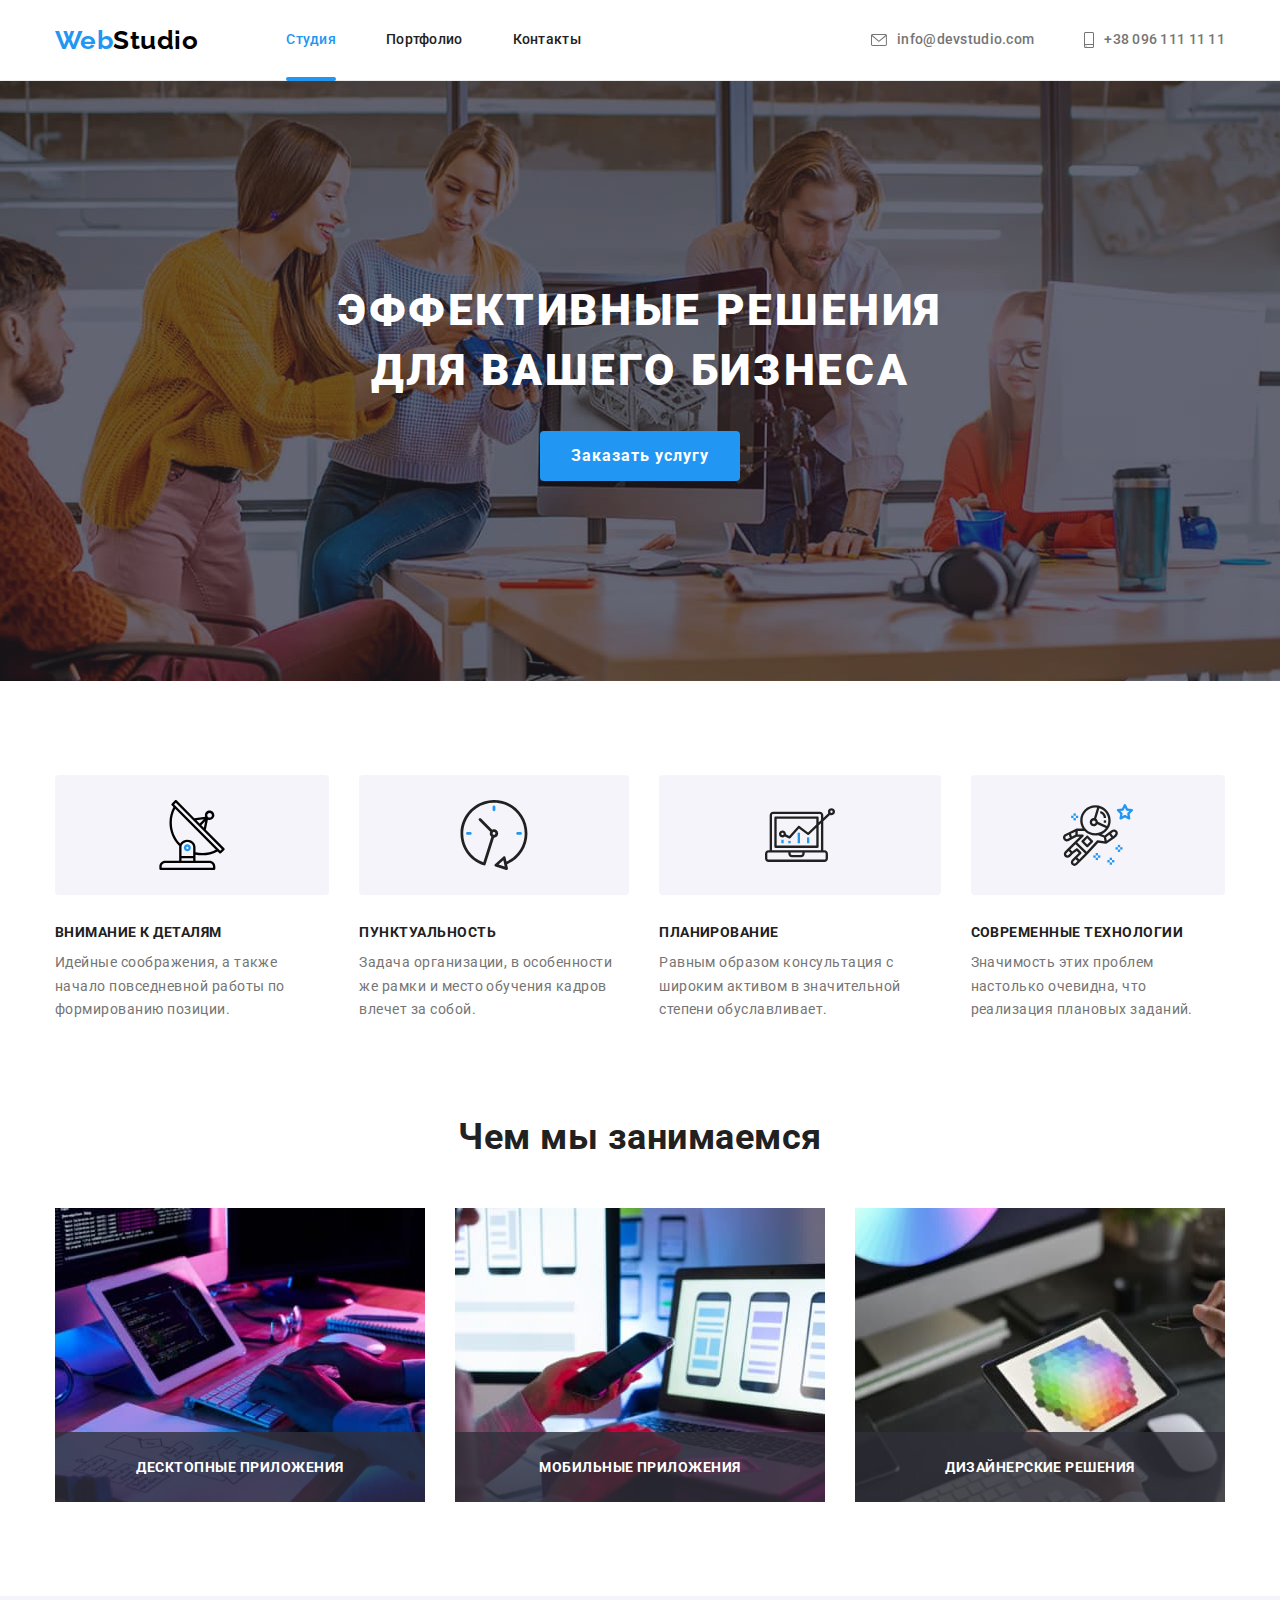
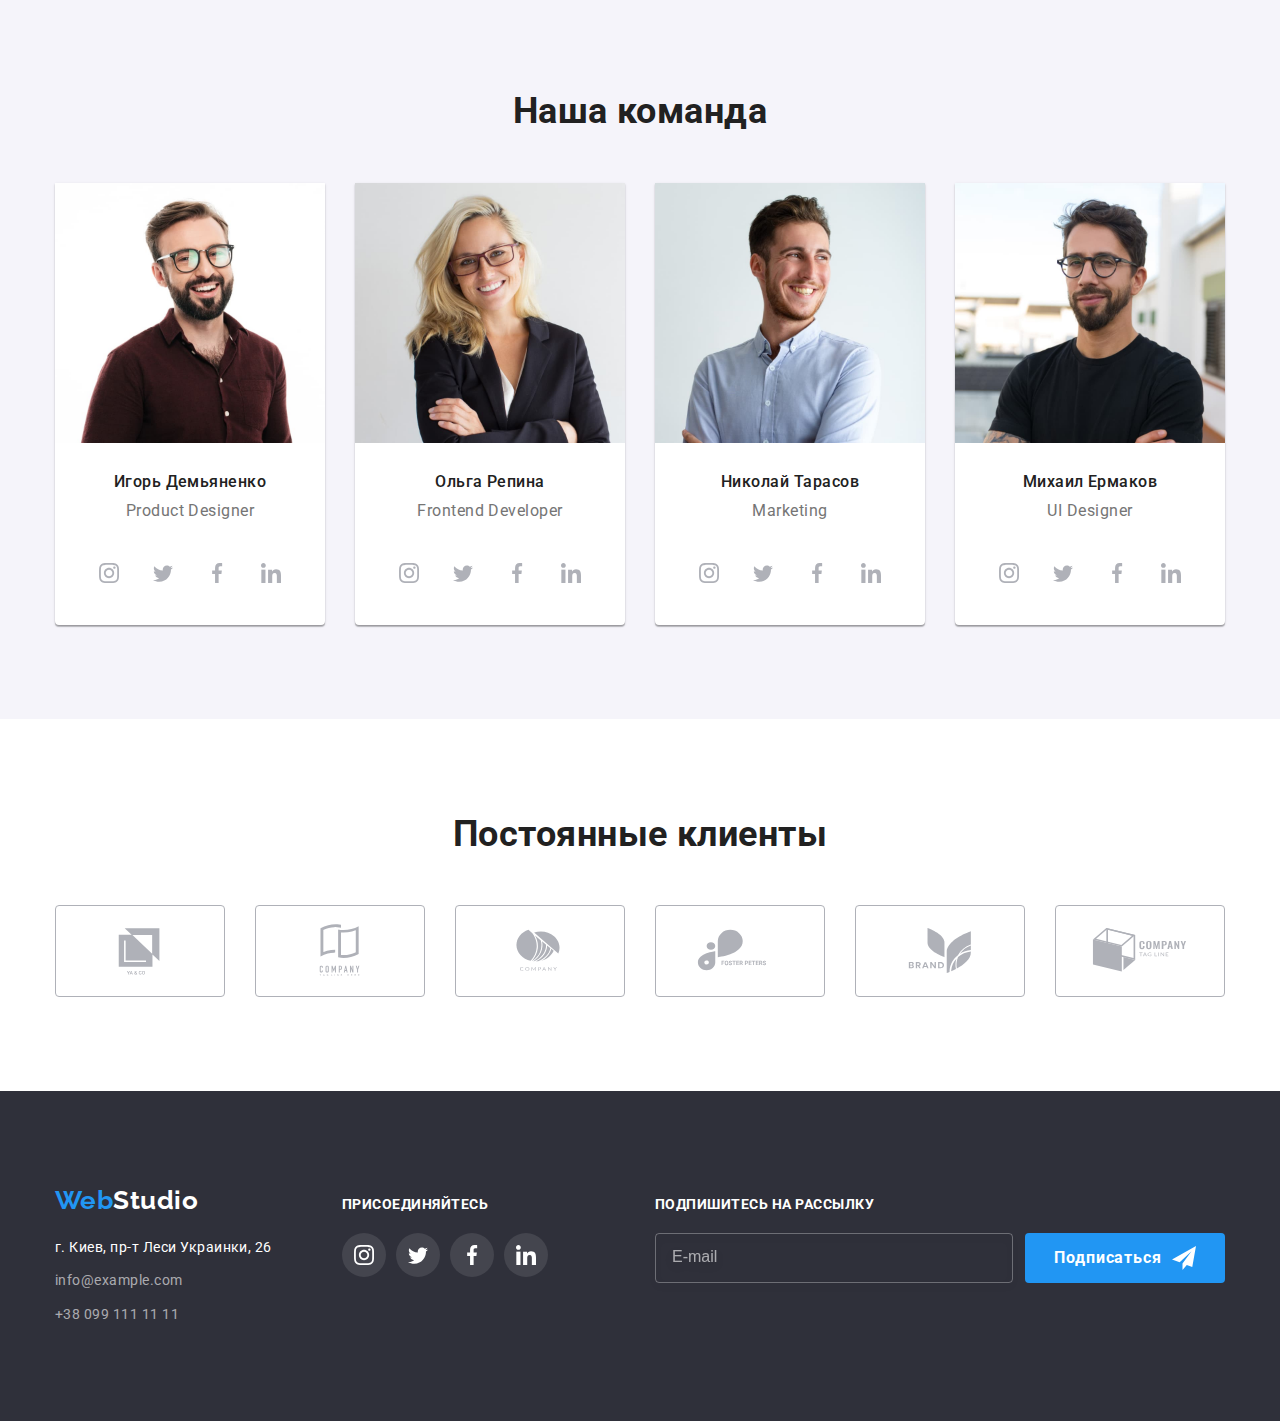
<file: index.html>
<!DOCTYPE html>
<html lang="ru">
  <head>
    <meta charset="UTF-8" />
    <meta http-equiv="X-UA-Compatible" content="IE=edge" />
    <meta name="viewport" content="width=device-width, initial-scale=1.0" />
    <title>WebStudio</title>

    <link
      rel="stylesheet"
      href="https://cdnjs.cloudflare.com/ajax/libs/modern-normalize/1.1.0/modern-normalize.min.css"
      integrity="sha512-wpPYUAdjBVSE4KJnH1VR1HeZfpl1ub8YT/NKx4PuQ5NmX2tKuGu6U/JRp5y+Y8XG2tV+wKQpNHVUX03MfMFn9Q=="
      crossorigin="anonymous"
      referrerpolicy="no-referrer"
    />
    <link rel="preconnect" href="https://fonts.googleapis.com" />
    <link rel="preconnect" href="https://fonts.gstatic.com" crossorigin />
    <link
      href="https://fonts.googleapis.com/css2?family=Raleway:wght@700&family=Roboto:wght@400;500;700;900&display=swap"
      rel="stylesheet"
    />
    <link rel="stylesheet" href="./css/main.min.css" />
  </head>

  <body>
    <header class="header">
      <div class="container header__container">
        <a href="./index.html" class="logo header__logo"
          >Web<span class="logo__studio">Studio</span>
        </a>
        <button class="mobile__button" data-menu-button type="button" aria-expanded="false">
          <svg class="" width="40px" height="40px">
            <use class="mobile__icon--menu" href="./images/icon/symbol-defs.svg#icon-menu"></use>
            <use
              class="mobile__icon--close"
              href="./images/icon/symbol-defs.svg#icon-menu-close"
            ></use>
          </svg>
        </button>
        <div class="mobile__menu" data-menu>
          <ul class="menu__list">
            <li class="menu__item">
              <a class="menu__link menu__link--current" href="./index.html">Студия</a>
            </li>
            <li class="menu__item">
              <a class="menu__link" href="./portfolio.html">Портфолио</a>
            </li>
            <li class="menu__item"><a class="menu__link" href="">Контакты</a></li>
          </ul>

          <div class="mobile__menu--group">
            <ul class="contact__list">
              <li class="contact__item">
                <a href="tel:+380961111111" class="contact__link">+38 096 111 11 11</a>
              </li>
              <li class="contact__item">
                <a href="mailto:info@devstudio.com" class="contact__link">info@devstudio.com</a>
              </li>
            </ul>

            <ul class="socials__list">
              <li class="socials__item">
                <a class="socials__link" href="">Instagram </a>
              </li>
              <li class="socials__item">
                <a class="socials__link" href="">Twitter </a>
              </li>
              <li class="socials__item">
                <a class="socials__link" href="">Facebook </a>
              </li>
              <li class="socials__item">
                <a class="socials__link" href="">LinkedIn </a>
              </li>
            </ul>
          </div>
        </div>

        <nav class="navigation">
          <ul class="site-nav">
            <li class="site-nav__item">
              <a href="./index.html" class="site-nav__link site-nav__link--current">Студия</a>
            </li>
            <li class="site-nav__item">
              <a href="./portfolio.html" class="site-nav__link">Портфолио</a>
            </li>
            <li class="site-nav__item"><a href="" class="site-nav__link">Контакты</a></li>
          </ul>
        </nav>
        <ul class="contacts">
          <li class="contacts__item">
            <a href="mailto:info@devstudio.com" class="contacts__link">
              <svg class="contacts__icon" width="16" height="12">
                <use href="./images/icon/symbol-defs.svg#icon-envelope"></use></svg
              >info@devstudio.com</a
            >
          </li>
          <li class="contacts__item">
            <a href="tel:+380961111111" class="contacts__link"
              ><svg class="contacts__icon" width="10" height="16">
                <use href="./images/icon/symbol-defs.svg#icon-smartphone"></use></svg
              >+38 096 111 11 11</a
            >
          </li>
        </ul>
      </div>
    </header>

    <main>
      <section class="hero">
        <div class="container">
          <h1 class="hero__title">
            Эффективные решения <br />
            для вашего бизнеса
          </h1>
          <div class="hero__button">
            <button type="button" class="button" data-modal-open>Заказать услугу</button>
          </div>
        </div>
      </section>

      <section class="section">
        <div class="container">
          <h2 class="visually-hidden">Наши преимущества</h2>
          <ul class="advantage">
            <li class="advantage__item">
              <div class="advantage__card">
                <svg class="advantage__icon" width="70" height="70">
                  <use href="./images/icon/symbol-defs.svg#icon-antenna-1"></use>
                </svg>
              </div>
              <h3 class="advantage__title">Внимание к деталям</h3>
              <p class="advantage__description">
                Идейные соображения, а также начало повседневной работы по формированию позиции.
              </p>
            </li>
            <li class="advantage__item">
              <div class="advantage__card">
                <svg class="advantage__icon" width="70" height="70">
                  <use href="./images/icon/symbol-defs.svg#icon-clock-1"></use>
                </svg>
              </div>
              <h3 class="advantage__title">Пунктуальность</h3>
              <p class="advantage__description">
                Задача организации, в особенности же рамки и место обучения кадров влечет за собой.
              </p>
            </li>
            <li class="advantage__item">
              <div class="advantage__card">
                <svg class="advantage__icon" width="70" height="70">
                  <use href="./images/icon/symbol-defs.svg#icon-diagram-1"></use>
                </svg>
              </div>
              <h3 class="advantage__title">Планирование</h3>
              <p class="advantage__description">
                Равным образом консультация с широким активом в значительной степени обуславливает.
              </p>
            </li>
            <li class="advantage__item">
              <div class="advantage__card">
                <svg class="advantage__icon" width="70" height="70">
                  <use href="./images/icon/symbol-defs.svg#icon-astronaut-1"></use>
                </svg>
              </div>
              <h3 class="advantage__title">Современные технологии</h3>
              <p class="advantage__description">
                Значимость этих проблем настолько очевидна, что реализация плановых заданий.
              </p>
            </li>
          </ul>
        </div>
      </section>

      <section class="section section--nopt">
        <div class="container">
          <h2 class="section__title">Чем мы занимаемся</h2>
          <ul class="examples">
            <li class="examples__item">
              <div class="examples__wrap">
                <img
                  srcset="./images/img.jpg 1x, ./images/img-x2.jpg 2x"
                  src="./images/img.jpg"
                  alt="человек пишет код"
                  width="370"
                />
                <p class="examples__text">Десктопные приложения</p>
              </div>
            </li>
            <li class="examples__item">
              <div class="examples__wrap">
                <img
                  srcset="./images/img2.jpg 1x, ./images/img2-x2.jpg 2x"
                  src="./images/img2.jpg"
                  alt="человек разрабатывает макет верстки для мобильных устройств"
                  width="370"
                />
                <p class="examples__text">Мобильные приложения</p>
              </div>
            </li>
            <li class="examples__item">
              <div class="examples__wrap">
                <img
                  srcset="./images/img3.jpg 1x, ./images/img3-x2.jpg 2x"
                  src="./images/img3.jpg"
                  alt="человек продумывает цветовые рпешения для дизайна"
                  width="370"
                />
                <p class="examples__text">Дизайнерские решения</p>
              </div>
            </li>
          </ul>
        </div>
      </section>

      <section class="section section--otherbg">
        <div class="container">
          <h2 class="section__title">Наша команда</h2>
          <ul class="team">
            <li class="team__item">
              <picture>
                <source
                  srcset="./images/igor.jpg, ./images/igor-desk-2x.jpg 2x"
                  media="(min-width: 1200px)"
                />
                <source
                  srcset="./images/igor-tab-1x.jpg 1x, ./images/igor-tab-2x.jpg 2x"
                  media="(min-width: 768px)"
                />
                <source
                  srcset="./images/igor-mob-1x.jpg 1x, ./images/igor-mob-2x.jpg 2x"
                  media="(min-width: 320px)"
                />
                <img src="./images/igor.jpg" alt="Игорь Демьяненко" />
              </picture>

              <div class="team__box">
                <h3 class="team__title">Игорь Демьяненко</h3>
                <p lang="en" class="team__description">Product Designer</p>

                <ul class="team-social">
                  <li class="team-social__item">
                    <a href="" class="team-social__link">
                      <svg class="social-icon" width="20" height="20">
                        <use href="./images/icon/symbol-defs.svg#icon-instagram-2"></use></svg
                    ></a>
                  </li>

                  <li class="team-social__item">
                    <a href="" class="team-social__link">
                      <svg class="social-icon" width="20" height="20">
                        <use href="./images/icon/symbol-defs.svg#icon-twitter"></use></svg
                    ></a>
                  </li>

                  <li class="team-social__item">
                    <a href="" class="team-social__link">
                      <svg class="social-icon" width="20" height="20">
                        <use href="./images/icon/symbol-defs.svg#icon-facebook-1"></use></svg
                    ></a>
                  </li>
                  <li class="team-social__item">
                    <a href="" class="team-social__link">
                      <svg class="social-icon" width="20" height="20">
                        <use href="./images/icon/symbol-defs.svg#icon-linkedin-1"></use></svg
                    ></a>
                  </li>
                </ul>
              </div>
            </li>

            <li class="team__item">
              <picture>
                <source
                  srcset="./images/olga.jpg, ./images/olga-desk-2x.jpg 2x"
                  media="(min-width: 1200px)"
                />
                <source
                  srcset="./images/olga-tab-1x.jpg 1x, ./images/olga-tab-2x.jpg 2x"
                  media="(min-width: 768px)"
                />
                <source
                  srcset="./images/olga-mob-1x.jpg 1x, ./images/olga-mob-2x.jpg 2x"
                  media="(min-width: 320px)"
                />
                <img src="./images/olga.jpg" alt="Ольга Репина" />
              </picture>

              <div class="team__box">
                <h3 class="team__title">Ольга Репина</h3>
                <p lang="en" class="team__description">Frontend Developer</p>
                <ul class="team-social">
                  <li class="team-social__item">
                    <a href="" class="team-social__link">
                      <svg class="social-icon" width="20" height="20">
                        <use href="./images/icon/symbol-defs.svg#icon-instagram-2"></use></svg
                    ></a>
                  </li>
                  <li class="team-social__item">
                    <a href="" class="team-social__link">
                      <svg class="social-icon" width="20" height="20">
                        <use href="./images/icon/symbol-defs.svg#icon-twitter"></use></svg
                    ></a>
                  </li>

                  <li class="team-social__item">
                    <a href="" class="team-social__link">
                      <svg class="social-icon" width="20" height="20">
                        <use href="./images/icon/symbol-defs.svg#icon-facebook-1"></use></svg
                    ></a>
                  </li>
                  <li class="team-social__item">
                    <a href="" class="team-social__link">
                      <svg class="social-icon" width="20" height="20">
                        <use href="./images/icon/symbol-defs.svg#icon-linkedin-1"></use></svg
                    ></a>
                  </li>
                </ul>
              </div>
            </li>
            <li class="team__item">
              <picture>
                <source
                  srcset="./images/nikolay.jpg, ./images/nikolay-desk-2x.jpg 2x"
                  media="(min-width: 1200px)"
                />
                <source
                  srcset="./images/nikolay-tab-1x.jpg 1x, ./images/nikolay-tab-2x.jpg 2x"
                  media="(min-width: 768px)"
                />
                <source
                  srcset="./images/nikolay-mob-1x.jpg 1x, ./images/nikolay-mob-2x.jpg 2x"
                  media="(min-width: 320px)"
                />
                <img src="./images/nikolay.jpg" alt="Николай Тарасов" />
              </picture>

              <div class="team__box">
                <h3 class="team__title">Николай Тарасов</h3>
                <p lang="en" class="team__description">Marketing</p>
                <ul class="team-social">
                  <li class="team-social__item">
                    <a href="" class="team-social__link">
                      <svg class="social-icon" width="20" height="20">
                        <use href="./images/icon/symbol-defs.svg#icon-instagram-2"></use></svg
                    ></a>
                  </li>
                  <li class="team-social__item">
                    <a href="" class="team-social__link">
                      <svg class="social-icon" width="20" height="20">
                        <use href="./images/icon/symbol-defs.svg#icon-twitter"></use></svg
                    ></a>
                  </li>

                  <li class="team-social__item">
                    <a href="" class="team-social__link">
                      <svg class="social-icon" width="20" height="20">
                        <use href="./images/icon/symbol-defs.svg#icon-facebook-1"></use></svg
                    ></a>
                  </li>
                  <li class="team-social__item">
                    <a href="" class="team-social__link">
                      <svg class="social-icon" width="20" height="20">
                        <use href="./images/icon/symbol-defs.svg#icon-linkedin-1"></use></svg
                    ></a>
                  </li>
                </ul>
              </div>
            </li>
            <li class="team__item">
              <picture>
                <source
                  srcset="./images/michail.jpg, ./images/michail-desk-2x.jpg 2x"
                  media="(min-width: 1200px)"
                />
                <source
                  srcset="./images/michail-tab-1x.jpg 1x, ./images/michail-tab-2x.jpg 2x"
                  media="(min-width: 768px)"
                />
                <source
                  srcset="./images/michail-mob-1x.jpg 1x, ./images/michail-mob-2x.jpg 2x"
                  media="(min-width: 320px)"
                />
                <img src="./images/michail.jpg" alt="Михаил Ермаков" />
              </picture>

              <div class="team__box">
                <h3 class="team__title">Михаил Ермаков</h3>
                <p lang="en" class="team__description">UI Designer</p>
                <ul class="team-social">
                  <li class="team-social__item">
                    <a href="" class="team-social__link">
                      <svg class="social-icon" width="20" height="20">
                        <use href="./images/icon/symbol-defs.svg#icon-instagram-2"></use></svg
                    ></a>
                  </li>
                  <li class="team-social__item">
                    <a href="" class="team-social__link">
                      <svg class="social-icon" width="20" height="20">
                        <use href="./images/icon/symbol-defs.svg#icon-twitter"></use></svg
                    ></a>
                  </li>
                  <li class="team-social__item">
                    <a href="" class="team-social__link">
                      <svg class="social-icon" width="20" height="20">
                        <use href="./images/icon/symbol-defs.svg#icon-facebook-1"></use></svg
                    ></a>
                  </li>
                  <li class="team-social__item">
                    <a href="" class="team-social__link">
                      <svg class="social-icon" width="20" height="20">
                        <use href="./images/icon/symbol-defs.svg#icon-linkedin-1"></use></svg
                    ></a>
                  </li>
                </ul>
              </div>
            </li>
          </ul>
        </div>
      </section>

      <section class="section">
        <div class="container">
          <h2 class="section__title">Постоянные клиенты</h2>
          <ul class="clients">
            <li class="clients__item">
              <a href="" class="clients__link"
                ><svg class="clients-icon" width="106" height="60">
                  <use href="./images/icon/symbol-defs.svg#icon-Logo1"></use></svg
              ></a>
            </li>
            <li class="clients__item">
              <a href="" class="clients__link"
                ><svg class="clients-icon" width="106" height="60">
                  <use href="./images/icon/symbol-defs.svg#icon-Logo2"></use></svg
              ></a>
            </li>
            <li class="clients__item">
              <a href="" class="clients__link"
                ><svg class="clients-icon" width="106" height="60">
                  <use href="./images/icon/symbol-defs.svg#icon-Logo3"></use></svg
              ></a>
            </li>
            <li class="clients__item">
              <a href="" class="clients__link"
                ><svg class="clients-icon" width="106" height="60">
                  <use href="./images/icon/symbol-defs.svg#icon-Logo4"></use></svg
              ></a>
            </li>
            <li class="clients__item">
              <a href="" class="clients__link"
                ><svg class="clients-icon" width="106" height="60">
                  <use href="./images/icon/symbol-defs.svg#icon-Logo5"></use></svg
              ></a>
            </li>
            <li class="clients__item">
              <a href="" class="clients__link"
                ><svg class="clients-icon" width="106" height="60">
                  <use href="./images/icon/symbol-defs.svg#icon-Logo6"></use></svg
              ></a>
            </li>
          </ul>
        </div>
      </section>
    </main>

    <footer class="footer section">
      <div class="container footer__container">
        <div class="footer__box">
          <div class="footer-contacts">
            <h2 class="visually-hidden">адрес</h2>
            <a href="./index.html" class="footer__logo logo"
              >Web<span class="logo__studio--footer">Studio</span></a
            >
            <address class="footer-adress">
              <ul class="footer-adress__list">
                <li class="footer-adress__item">
                  <a
                    href="https://goo.gl/maps/33gtuHecfimrdce18"
                    target="blank"
                    class="footer-adress__location"
                    >г. Киев, пр-т Леси Украинки, 26</a
                  >
                </li>
                <li class="footer-adress__item">
                  <a href="mailto:info@example.com" class="footer-adress__link">info@example.com</a>
                </li>
                <li class="footer-adress__item">
                  <a href="tel:+380991111111+" class="footer-adress__link">+38 099 111 11 11</a>
                </li>
              </ul>
            </address>
          </div>

          <div class="footer-wrap">
            <h2 class="visually-hidden">социальные сети</h2>
            <p class="footer__title">присоединяйтесь</p>
            <ul class="footer-social__list">
              <li class="social-media__icon">
                <a href="" class="footer-social__link">
                  <svg class="social-media__icon" width="20" height="20">
                    <use href="./images/icon/symbol-defs.svg#icon-instagram-2"></use></svg
                ></a>
              </li>
              <li class="social-media__icon">
                <a href="" class="footer-social__link">
                  <svg class="social-media__icon" width="20" height="20">
                    <use href="./images/icon/symbol-defs.svg#icon-twitter"></use>
                  </svg>
                </a>
              </li>
              <li class="social-media__icon">
                <a href="" class="footer-social__link">
                  <svg class="social-media__icon" width="20" height="20">
                    <use href="./images/icon/symbol-defs.svg#icon-facebook-1"></use>
                  </svg>
                </a>
              </li>
              <li class="social-media__icon">
                <a href="" class="footer-social__link">
                  <svg class="social-media__icon" width="20" height="20">
                    <use href="./images/icon/symbol-defs.svg#icon-linkedin-1"></use>
                  </svg>
                </a>
              </li>
            </ul>
          </div>
        </div>
        <div class="footer-wrap">
          <form class="footer-subscription">
            <label for="sub-email" class="footer__title">Подпишитесь на рассылку</label>
            <div class="footer-subscription__wrap">
              <input
                type="email"
                name="sub-email"
                class="footer-subscription__email"
                id="sub-email"
                placeholder="E-mail"
              />
              <button type="submit" class="button footer-subscription__btn">
                Подписаться
                <svg class="footer-subscription__icon" width="24" height="24">
                  <use href="./images/icon/symbol-defs.svg#icon-send"></use>
                </svg>
              </button>
            </div>
          </form>
        </div>
      </div>
    </footer>

    <div class="backdrop is-hidden" data-modal>
      <div class="modal">
        <button type="button" class="modal-close" data-modal-close>
          <svg class="modal-close__icon" width="18" height="18">
            <use href="./images/icon/symbol-defs.svg#icon-close-btn"></use>
          </svg>
        </button>
        <p class="modal-title">Оставьте свои данные, мы вам перезвоним</p>
        <form class="modal-form">
          <div class="form-field">
            <label class="label" for="user-name">Имя</label>
            <div class="input-wrap">
              <input type="text" name="username" id="user-name" class="modal-input" required />
              <svg class="input-icon" width="18" height="18">
                <use href="./images/icon/symbol-defs.svg#icon-person"></use>
              </svg>
            </div>
          </div>

          <div class="form-field">
            <label class="label" for="user-phone">Телефон</label>
            <div class="input-wrap">
              <input type="tel" name="phone" id="user-phone" class="modal-input" required />
              <svg class="input-icon" width="18" height="18">
                <use href="./images/icon/symbol-defs.svg#icon-phone"></use>
              </svg>
            </div>
          </div>

          <div class="form-field">
            <label class="label" for="user-email">Почта</label>
            <div class="input-wrap">
              <input type="email" name="email" id="user-email" class="modal-input" required />
              <svg class="input-icon" width="18" height="18">
                <use href="./images/icon/symbol-defs.svg#icon-email"></use>
              </svg>
            </div>
          </div>

          <div class="form-field textarea">
            <label class="label" for="user-comment">Комментарий</label>
            <textarea
              class="modal-comment"
              name="comment"
              id="user-comment"
              placeholder="Введите текст"
            ></textarea>
          </div>

          <input
            type="checkbox"
            class="modal-check visually-hidden"
            name="terms-check"
            id="modal-check"
          />
          <label for="modal-check" class="modal-check-text"
            >Соглашаюсь с рассылкой и принимаю<a href="#" class="terms">Условия договора</a></label
          >

          <div class="center-button">
            <button type="submit" class="button submit">Отправить</button>
          </div>
        </form>
      </div>
    </div>

    <script src="./js/modal.js"></script>
    <script src="./js/mobile-menu.js"></script>
  </body>
</html>
</file>
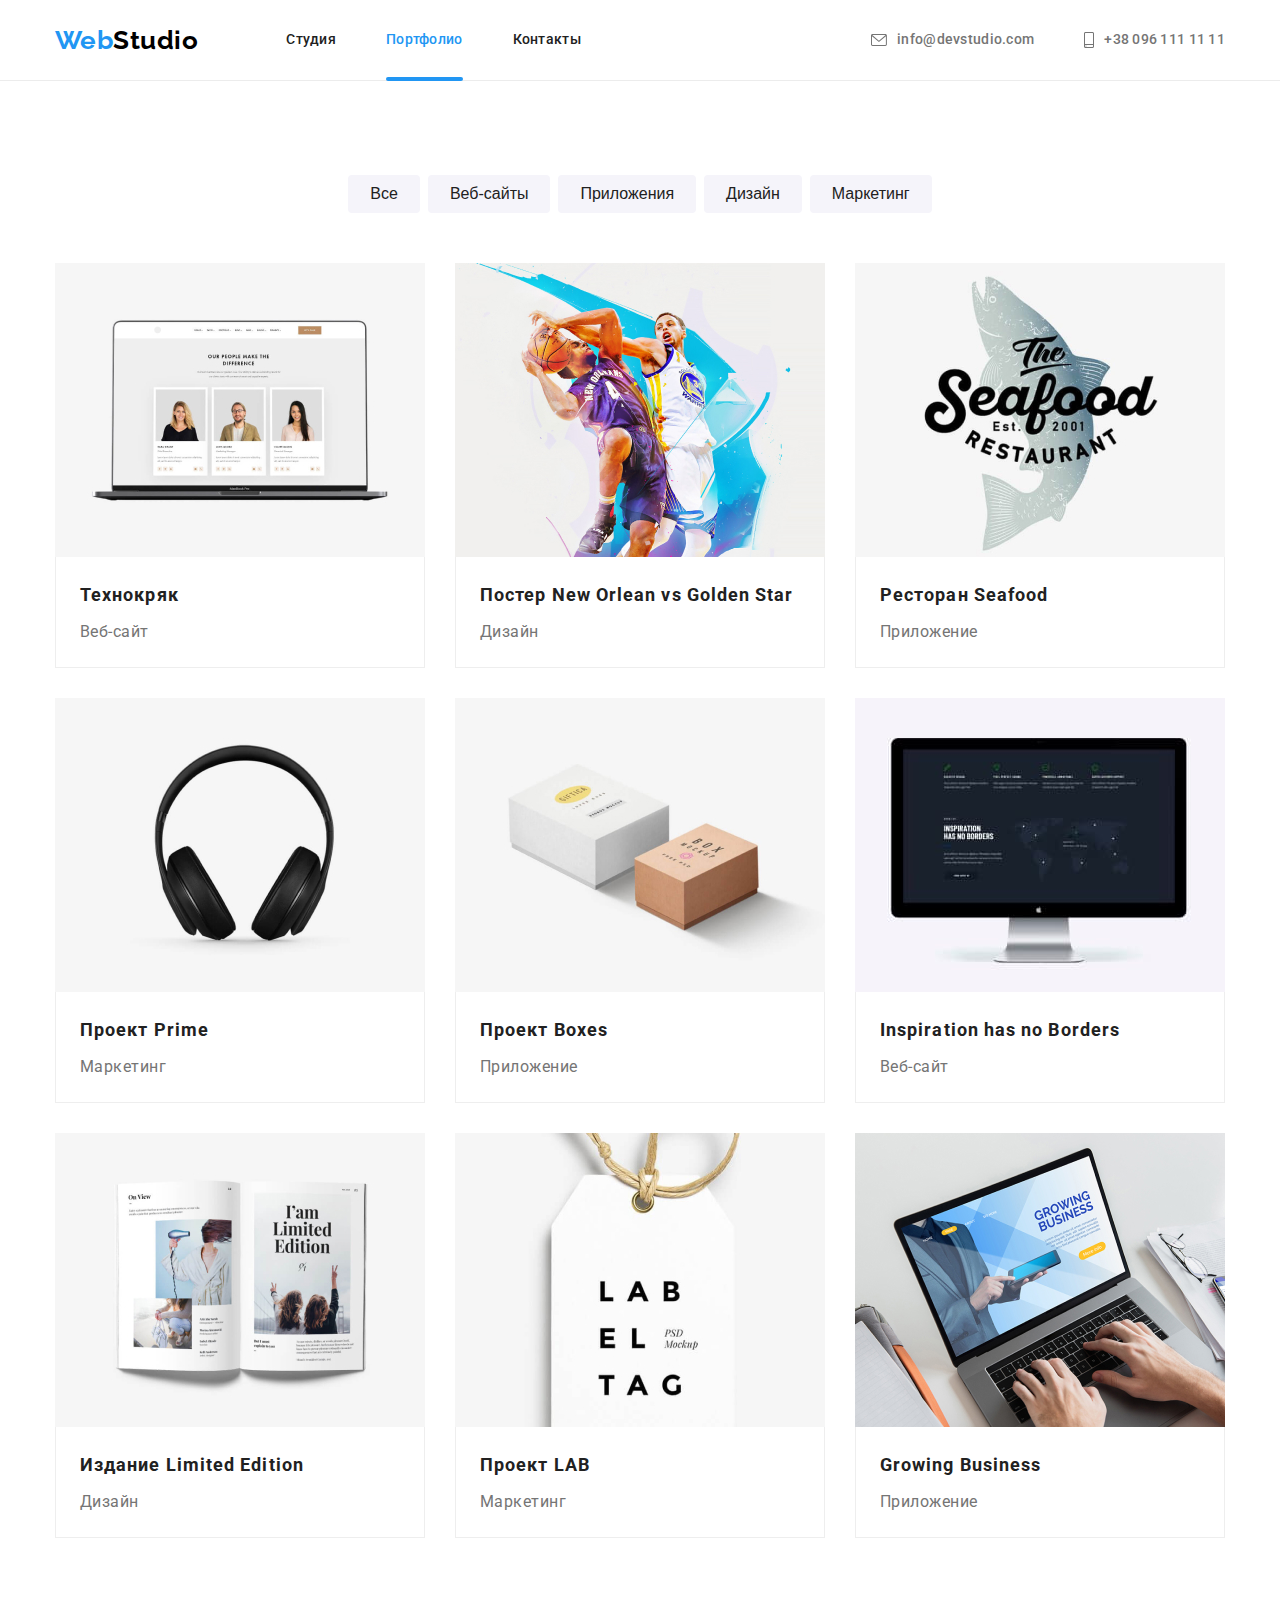
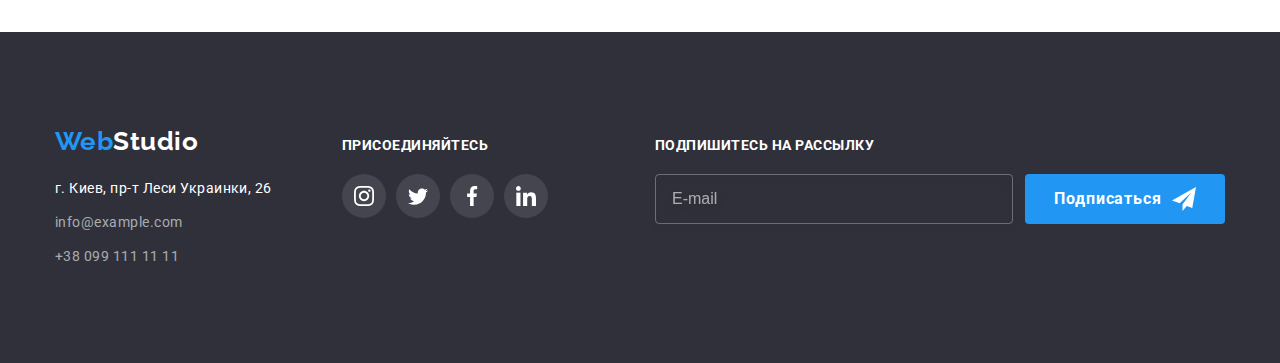
<file: portfolio.html>
<!DOCTYPE html>
<html lang="en">
  <head>
    <meta charset="UTF-8" />
    <meta http-equiv="X-UA-Compatible" content="IE=edge" />
    <meta name="viewport" content="width=device-width, initial-scale=1.0" />
    <title>Portfolio</title>

    <link
      rel="stylesheet"
      href="https://cdnjs.cloudflare.com/ajax/libs/modern-normalize/1.1.0/modern-normalize.min.css"
      integrity="sha512-wpPYUAdjBVSE4KJnH1VR1HeZfpl1ub8YT/NKx4PuQ5NmX2tKuGu6U/JRp5y+Y8XG2tV+wKQpNHVUX03MfMFn9Q=="
      crossorigin="anonymous"
      referrerpolicy="no-referrer"
    />

    <link rel="preconnect" href="https://fonts.googleapis.com" />
    <link rel="preconnect" href="https://fonts.gstatic.com" crossorigin />
    <link
      href="https://fonts.googleapis.com/css2?family=Raleway:wght@700&family=Roboto:wght@400;500;700;900&display=swap"
      rel="stylesheet"
    />

    <link rel="stylesheet" href="./css/main.min.css" />
  </head>
  <body>
    <header class="header">
      <div class="container header__container">
        <a href="./index.html" class="logo header__logo"
          >Web<span class="logo__studio">Studio</span>
        </a>
        <button class="mobile__button" data-menu-button type="button" aria-expanded="false">
          <svg class="" width="40px" height="40px">
            <use class="mobile__icon--menu" href="./images/icon/symbol-defs.svg#icon-menu"></use>
            <use
              class="mobile__icon--close"
              href="./images/icon/symbol-defs.svg#icon-menu-close"
            ></use>
          </svg>
        </button>
        <div class="mobile__menu" data-menu>
          <ul class="menu__list">
            <li class="menu__item">
              <a class="menu__link" href="./index.html">Студия</a>
            </li>
            <li class="menu__item">
              <a class="menu__link menu__link--current" href="./portfolio.html">Портфолио</a>
            </li>
            <li class="menu__item"><a class="menu__link" href="">Контакты</a></li>
          </ul>

          <div class="mobile__menu--group">
            <ul class="contact__list">
              <li class="contact__item">
                <a href="tel:+380961111111" class="contact__link">+38 096 111 11 11</a>
              </li>
              <li class="contact__item">
                <a href="mailto:info@devstudio.com" class="contact__link">info@devstudio.com</a>
              </li>
            </ul>

            <ul class="socials__list">
              <li class="socials__item">
                <a class="socials__link" href="">Instagram </a>
              </li>
              <li class="socials__item">
                <a class="socials__link" href="">Twitter </a>
              </li>
              <li class="socials__item">
                <a class="socials__link" href="">Facebook </a>
              </li>
              <li class="socials__item">
                <a class="socials__link" href="">LinkedIn </a>
              </li>
            </ul>
          </div>
        </div>

        <nav class="navigation">
          <ul class="site-nav">
            <li class="site-nav__item">
              <a href="./index.html" class="site-nav__link">Студия</a>
            </li>
            <li class="site-nav__item">
              <a href="./portfolio.html" class="site-nav__link site-nav__link--current"
                >Портфолио</a
              >
            </li>
            <li class="site-nav__item"><a href="" class="site-nav__link">Контакты</a></li>
          </ul>
        </nav>
        <ul class="contacts">
          <li class="contacts__item">
            <a href="mailto:info@devstudio.com" class="contacts__link">
              <svg class="contacts__icon" width="16" height="12">
                <use href="./images/icon/symbol-defs.svg#icon-envelope"></use></svg
              >info@devstudio.com</a
            >
          </li>
          <li class="contacts__item">
            <a href="tel:+380961111111" class="contacts__link"
              ><svg class="contacts__icon" width="10" height="16">
                <use href="./images/icon/symbol-defs.svg#icon-smartphone"></use></svg
              >+38 096 111 11 11</a
            >
          </li>
        </ul>
      </div>
    </header>

    <main>
      <section class="section">
        <div class="container">
          <h1 class="visually-hidden">Примеры работ</h1>
          <ul class="filter">
            <li class="filter__item"><button class="filter__button">Все</button></li>
            <li class="filter__item"><button class="filter__button">Веб-сайты</button></li>
            <li class="filter__item"><button class="filter__button">Приложения</button></li>
            <li class="filter__item"><button class="filter__button">Дизайн</button></li>
            <li class="filter__item"><button class="filter__button">Маркетинг</button></li>
          </ul>

          <ul class="portfolio">
            <li class="porfolio__item">
              <a href="" class="portfolio__card">
                <div class="portfolio-hover-wrap">
                  <picture>
                    <source
                      srcset="./images/technokryak.jpg 1x, ./images/technokryak-desk-2x.jpg 2x"
                      media="(min-width: 1200px)"
                    />
                    <source
                      srcset="
                        ./images/technokryak-tab-1x.jpg 1x,
                        ./images/technokryak-tab-2x.jpg 2x
                      "
                      media="(min-width: 768px)"
                    />
                    <source
                      srcset="
                        ./images/technokryak-mob-1x.jpg 1x,
                        ./images/technokryak-mob-2x.jpg 2x
                      "
                      media="(min-width: 320px)"
                    />
                    <img class="portfolio__image" src="./images/technokryak.jpg" alt="Веб-сайт" />
                  </picture>

                  <p class="portfolio__hover">
                    Ресурс предлагает комплексные предложения с разным уровнем функционала и
                    сервисов. Все это позволит посетителю получить исчерпывающие сведения о компании
                    или частном лице.
                  </p>
                </div>
                <div class="portfolio__card-info">
                  <h2 class="portfolio__card-title">Технокряк</h2>
                  <p class="portfolio__card-description">Веб-сайт</p>
                </div>
              </a>
            </li>

            <li class="porfolio__item">
              <a href="" class="portfolio__card">
                <div class="portfolio-hover-wrap">
                  <picture>
                    <source
                      srcset="./images/poster.jpg 1x, ./images/poster-desk-2x.jpg 2x"
                      media="(min-width: 1200px)"
                    />
                    <source
                      srcset="./images/poster-tab-1x.jpg 1x, ./images/poster-tab-2x.jpg 2x"
                      media="(min-width: 768px)"
                    />
                    <source
                      srcset="./images/poster-mob-1x.jpg 1x, ./images/poster-mob-2x.jpg 2x"
                      media="(min-width: 320px)"
                    />
                    <img
                      class="portfolio__image"
                      src="./images/poster.jpg"
                      alt="Постер New Orlean vs Golden Star"
                    />
                  </picture>

                  <p class="portfolio__hover">
                    Ресурс предлагает комплексные предложения с разным уровнем функционала и
                    сервисов. Все это позволит посетителю получить исчерпывающие сведения о компании
                    или частном лице.
                  </p>
                </div>
                <div class="portfolio__card-info">
                  <h2 class="portfolio__card-title">Постер New Orlean vs Golden Star</h2>
                  <p class="portfolio__card-description">Дизайн</p>
                </div>
              </a>
            </li>
            <li class="porfolio__item">
              <a href="" class="portfolio__card">
                <div class="portfolio-hover-wrap">
                  <picture>
                    <source
                      srcset="./images/seafood.jpg 1x, ./images/seafood-desk-2x.jpg 2x"
                      media="(min-width: 1200px)"
                    />
                    <source
                      srcset="./images/seafood-tab-1x.jpg 1x, ./images/seafood-tab-2x.jpg 2x"
                      media="(min-width: 768px)"
                    />
                    <source
                      srcset="./images/seafood-mob-1x.jpg 1x, ./images/seafood-mob-2x.jpg 2x"
                      media="(min-width: 320px)"
                    />
                    <img
                      class="portfolio__image"
                      src="./images/seafood.jpg"
                      alt="Логотип ресторана"
                    />
                  </picture>

                  <p class="portfolio__hover">
                    Ресурс предлагает комплексные предложения с разным уровнем функционала и
                    сервисов. Все это позволит посетителю получить исчерпывающие сведения о компании
                    или частном лице.
                  </p>
                </div>
                <div class="portfolio__card-info">
                  <h2 class="portfolio__card-title">Ресторан Seafood</h2>
                  <p class="portfolio__card-description">Приложение</p>
                </div>
              </a>
            </li>
            <li class="porfolio__item">
              <a href="" class="portfolio__card">
                <div class="portfolio-hover-wrap">
                  <picture>
                    <source
                      srcset="./images/prime.jpg 1x, ./images/prime-desk-2x.jpg 2x"
                      media="(min-width: 1200px)"
                    />
                    <source
                      srcset="./images/prime-tab-1x.jpg 1x, ./images/prime-tab-2x.jpg 2x"
                      media="(min-width: 768px)"
                    />
                    <source
                      srcset="./images/prime-mob-1x.jpg 1x, ./images/prime-mob-2x.jpg 2x"
                      media="(min-width: 320px)"
                    />
                    <img
                      class="portfolio__image"
                      src="./images/prime.jpg"
                      alt="Наушники"
                      width="370"
                    />
                  </picture>

                  <p class="portfolio__hover">
                    Ресурс предлагает комплексные предложения с разным уровнем функционала и
                    сервисов. Все это позволит посетителю получить исчерпывающие сведения о компании
                    или частном лице.
                  </p>
                </div>
                <div class="portfolio__card-info">
                  <h2 class="portfolio__card-title">Проект Prime</h2>
                  <p class="portfolio__card-description">Маркетинг</p>
                </div>
              </a>
            </li>
            <li class="porfolio__item">
              <a href="" class="portfolio__card">
                <div class="portfolio-hover-wrap">
                  <picture>
                    <source
                      srcset="./images/boxes.jpg 1x, ./images/boxes-desk-2x.jpg 2x"
                      media="(min-width: 1200px)"
                    />
                    <source
                      srcset="./images/boxes-tab-1x.jpg 1x, ./images/boxes-tab-2x.jpg 2x"
                      media="(min-width: 768px)"
                    />
                    <source
                      srcset="./images/boxes-mob-1x.jpg 1x, ./images/boxes-mob-2x.jpg 2x"
                      media="(min-width: 320px)"
                    />
                    <img
                      class="portfolio__image"
                      src="./images/boxes.jpg"
                      alt="Коробки"
                      width="370"
                    />
                  </picture>

                  <p class="portfolio__hover">
                    Ресурс предлагает комплексные предложения с разным уровнем функционала и
                    сервисов. Все это позволит посетителю получить исчерпывающие сведения о компании
                    или частном лице.
                  </p>
                </div>
                <div class="portfolio__card-info">
                  <h2 class="portfolio__card-title">Проект Boxes</h2>
                  <p class="portfolio__card-description">Приложение</p>
                </div>
              </a>
            </li>
            <li class="porfolio__item">
              <a href="" class="portfolio__card">
                <div class="portfolio-hover-wrap">
                  <picture>
                    <source
                      srcset="./images/inspiration.jpg 1x, ./images/inspiration-desk-2x.jpg 2x"
                      media="(min-width: 1200px)"
                    />
                    <source
                      srcset="
                        ./images/inspiration-tab-1x.jpg 1x,
                        ./images/inspiration-tab-2x.jpg 2x
                      "
                      media="(min-width: 768px)"
                    />
                    <source
                      srcset="
                        ./images/inspiration-mob-1x.jpg 1x,
                        ./images/inspiration-mob-2x.jpg 2x
                      "
                      media="(min-width: 320px)"
                    />
                    <img
                      class="portfolio__image"
                      src="./images/inspiration.jpg"
                      alt="Монитор с веб-сайтом"
                    />
                  </picture>

                  <p class="portfolio__hover">
                    Ресурс предлагает комплексные предложения с разным уровнем функционала и
                    сервисов. Все это позволит посетителю получить исчерпывающие сведения о компании
                    или частном лице.
                  </p>
                </div>
                <div class="portfolio__card-info">
                  <h2 class="portfolio__card-title">Inspiration has no Borders</h2>
                  <p class="portfolio__card-description">Веб-сайт</p>
                </div>
              </a>
            </li>
            <li class="porfolio__item">
              <a href="" class="portfolio__card">
                <div class="portfolio-hover-wrap">
                  <picture>
                    <source
                      srcset="./images/journal.jpg, ./images/journal-desk-2x.jpg 2x"
                      media="(min-width: 1200px)"
                    />
                    <source
                      srcset="./images/journal-tab-1x.jpg 1x, ./images/journal-tab-2x.jpg 2x"
                      media="(min-width: 768px)"
                    />
                    <source
                      srcset="./images/journal-mob-1x.jpg 1x, ./images/journal-mob-2x.jpg 2x"
                      media="(min-width: 320px)"
                    />
                    <img
                      class="portfolio__image"
                      src="./images/journal.jpg"
                      alt="Журнал"
                      width="370"
                    />
                  </picture>

                  <p class="portfolio__hover">
                    Ресурс предлагает комплексные предложения с разным уровнем функционала и
                    сервисов. Все это позволит посетителю получить исчерпывающие сведения о компании
                    или частном лице.
                  </p>
                </div>
                <div class="portfolio__card-info">
                  <h2 class="portfolio__card-title">Издание Limited Edition</h2>
                  <p class="portfolio__card-description">Дизайн</p>
                </div>
              </a>
            </li>
            <li class="porfolio__item">
              <a href="" class="portfolio__card">
                <div class="portfolio-hover-wrap">
                  <picture>
                    <source
                      srcset="./images/lab.jpg, ./images/lab-desk-2x.jpg 2x"
                      media="(min-width: 1200px)"
                    />
                    <source
                      srcset="./images/lab-tab-1x.jpg 1x, ./images/lab-tab-2x.jpg 2x"
                      media="(min-width: 768px)"
                    />
                    <source
                      srcset="./images/lab-mob-1x.jpg 1x, ./images/lab-mob-2x.jpg 2x"
                      media="(min-width: 320px)"
                    />
                    <img class="portfolio__image" src="./images/lab.jpg" alt="Бирка" width="370" />
                  </picture>

                  <p class="portfolio__hover">
                    Ресурс предлагает комплексные предложения с разным уровнем функционала и
                    сервисов. Все это позволит посетителю получить исчерпывающие сведения о компании
                    или частном лице.
                  </p>
                </div>
                <div class="portfolio__card-info">
                  <h2 class="portfolio__card-title">Проект LAB</h2>
                  <p class="portfolio__card-description">Маркетинг</p>
                </div>
              </a>
            </li>
            <li class="porfolio__item">
              <a href="" class="portfolio__card">
                <div class="portfolio-hover-wrap">
                  <picture>
                    <source
                      srcset="./images/business.jpg, ./images/business-desk-2x.jpg 2x"
                      media="(min-width: 1200px)"
                    />
                    <source
                      srcset="./images/business-tab-1x.jpg 1x, ./images/business-tab-2x.jpg 2x"
                      media="(min-width: 768px)"
                    />
                    <source
                      srcset="./images/business-mob-1x.jpg 1x, ./images/business-mob-2x.jpg 2x"
                      media="(min-width: 320px)"
                    />
                    <img
                      class="portfolio__image"
                      src="./images/business.jpg"
                      alt="Ноутбук с приложением"
                      width="370"
                    />
                  </picture>

                  <p class="portfolio__hover">
                    Ресурс предлагает комплексные предложения с разным уровнем функционала и
                    сервисов. Все это позволит посетителю получить исчерпывающие сведения о компании
                    или частном лице.
                  </p>
                </div>
                <div class="portfolio__card-info">
                  <h2 class="portfolio__card-title">Growing Business</h2>
                  <p class="portfolio__card-description">Приложение</p>
                </div>
              </a>
            </li>
          </ul>
        </div>
      </section>
    </main>

    <footer class="footer section">
      <div class="container footer__container">
        <div class="footer__box">
          <div class="footer-contacts">
            <h2 class="visually-hidden">адрес</h2>
            <a href="./index.html" class="footer__logo logo"
              >Web<span class="logo__studio--footer">Studio</span></a
            >
            <address class="footer-adress">
              <ul class="footer-adress__list">
                <li class="footer-adress__item">
                  <a
                    href="https://goo.gl/maps/33gtuHecfimrdce18"
                    target="blank"
                    class="footer-adress__location"
                    >г. Киев, пр-т Леси Украинки, 26</a
                  >
                </li>
                <li class="footer-adress__item">
                  <a href="mailto:info@example.com" class="footer-adress__link">info@example.com</a>
                </li>
                <li class="footer-adress__item">
                  <a href="tel:+380991111111+" class="footer-adress__link">+38 099 111 11 11</a>
                </li>
              </ul>
            </address>
          </div>

          <div class="footer-wrap">
            <h2 class="visually-hidden">социальные сети</h2>
            <p class="footer__title">присоединяйтесь</p>
            <ul class="footer-social__list">
              <li class="social-media__icon">
                <a href="" class="footer-social__link">
                  <svg class="social-media__icon" width="20" height="20">
                    <use href="./images/icon/symbol-defs.svg#icon-instagram-2"></use></svg
                ></a>
              </li>
              <li class="social-media__icon">
                <a href="" class="footer-social__link">
                  <svg class="social-media__icon" width="20" height="20">
                    <use href="./images/icon/symbol-defs.svg#icon-twitter"></use>
                  </svg>
                </a>
              </li>
              <li class="social-media__icon">
                <a href="" class="footer-social__link">
                  <svg class="social-media__icon" width="20" height="20">
                    <use href="./images/icon/symbol-defs.svg#icon-facebook-1"></use>
                  </svg>
                </a>
              </li>
              <li class="social-media__icon">
                <a href="" class="footer-social__link">
                  <svg class="social-media__icon" width="20" height="20">
                    <use href="./images/icon/symbol-defs.svg#icon-linkedin-1"></use>
                  </svg>
                </a>
              </li>
            </ul>
          </div>
        </div>
        <div class="footer-wrap">
          <form class="footer-subscription">
            <label for="sub-email" class="footer__title">Подпишитесь на рассылку</label>
            <div class="footer-subscription__wrap">
              <input
                type="email"
                name="sub-email"
                class="footer-subscription__email"
                id="sub-email"
                placeholder="E-mail"
              />
              <button type="submit" class="button footer-subscription__btn">
                Подписаться
                <svg class="footer-subscription__icon" width="24" height="24">
                  <use href="./images/icon/symbol-defs.svg#icon-send"></use>
                </svg>
              </button>
            </div>
          </form>
        </div>
      </div>
    </footer>

    <script src="./js/mobile-menu.js"></script>
  </body>
</html>
</file>
<file: css/main.min.css>
*,*::before,*::after{box-sizing:border-box}ul,ol{list-style-type:none;margin:0;padding-left:0;padding-bottom:0}p,h1,h2,h3,h4,h5,h6{margin:0}img{display:block;max-width:100%;height:auto}a{cursor:pointer;text-decoration:none}body{margin:0;font-family:"Roboto",sans-serif;color:var(--main-text-color);letter-spacing:.03em}:root{--main-text-color: #212121;--secondary-text-color: #757575;--footer-text-color: rgba(255, 255, 255, 0.6);--accent-color: #2196f3;--accent-bg-color: #2f303a;--main-bg-color: #ffffff;--secondary-bg-color: #f5f4fa}.visually-hidden{position:absolute;white-space:nowrap;width:1px;height:1px;overflow:hidden;border:0;padding:0;clip:rect(0 0 0 0);clip-path:inset(50%);margin:-1px}.is-hidden{opacity:0;pointer-events:none;visibility:hidden}.container{width:100%;padding:0 15px;margin:0 auto}@media screen and (min-width: 480px){.container{width:480px}}@media screen and (min-width: 768px){.container{width:768px}}@media screen and (min-width: 1200px){.container{width:1200px}}.logo{font-family:"Raleway",sans-serif;font-weight:700;font-size:26px;line-height:1.19;text-decoration:none;color:var(--accent-color)}.logo__studio{color:#000}.button{font-family:inherit;font-weight:700;font-size:16px;line-height:1.88;letter-spacing:.06em;background-color:var(--accent-color);color:var(--main-bg-color);cursor:pointer;border-radius:4px;border:rgba(0,0,0,0);min-width:200px;padding-top:10px;padding-bottom:10px;transition:color 250ms cubic-bezier(0.4, 0, 0.2, 1)}.button:focus,.button:hover{color:var(--main-text-color)}.backdrop{position:fixed;top:0;width:100%;height:100%;background:rgba(0,0,0,.2);transition:opacity 250ms cubic-bezier(0.4, 0, 0.2, 1),visibility 250ms cubic-bezier(0.4, 0, 0.2, 1);overflow-y:scroll}@media screen and (max-width: 1119px){.backdrop{padding-top:93px}}@media screen and (min-width: 1200px){.backdrop{padding:15px 94px}}.filter{display:flex}@media screen and (max-width: 767px){.filter{flex-wrap:wrap;margin-bottom:40px}}@media screen and (min-width: 768px){.filter{margin-bottom:30px;justify-content:center}}@media screen and (mix-width: 1200px){.filter{justify-content:center;margin-bottom:50px}}.filter__button{font-weight:500;font-size:16px;line-height:1.6;text-align:center;background-color:var(--secondary-bg-color);color:var(--main-text-color);cursor:pointer;border-radius:4px;padding:6px 22px;border:none;transition:color 250ms cubic-bezier(0.4, 0, 0.2, 1),background-color 250ms cubic-bezier(0.4, 0, 0.2, 1),box-shadow 250ms cubic-bezier(0.4, 0, 0.2, 1)}.filter__button:hover,.filter__button:focus{color:var(--main-bg-color);background-color:var(--accent-color);box-shadow:0px 3px 1px rgba(0,0,0,.1),0px 1px 2px rgba(0,0,0,.08),0px 2px 2px rgba(0,0,0,.12)}.filter__item{margin-right:8px}.filter__item:last-child{margin-right:0}@media screen and (max-width: 767px){.filter__item{margin-bottom:15px}.filter__item:nth-last-child(-n+2){margin-bottom:0}.filter__item:nth-last-child(3n){margin-right:0}}.section{padding:60px 0}@media screen and (min-width: 1200px){.section{padding:94px 0}}.section--nopt{padding-top:0}@media screen and (max-width: 1200px){.section--nopt{position:absolute;white-space:nowrap;width:1px;height:1px;overflow:hidden;border:0;padding:0;clip:rect(0 0 0 0);clip-path:inset(50%);margin:-1px}}.section--otherbg{background-color:var(--secondary-bg-color)}.section__title{font-weight:700;font-size:28px;line-height:1.17;text-align:center;color:var(--main-text-color);margin-bottom:30px}@media screen and (min-width: 1200px){.section__title{font-size:36px;margin-bottom:50px}}.modal{background-color:#fff;padding:40px;box-shadow:0px 1px 3px rgba(0,0,0,.12),0px 1px 1px rgba(0,0,0,.14),0px 2px 1px rgba(0,0,0,.2);border-radius:4px}@media screen and (max-width: 1200px){.modal{position:relative;max-width:450px;margin-left:auto;margin-right:auto}}@media screen and (min-width: 1200px){.modal{position:absolute;top:50%;left:50%;max-width:528px;transform:translate(-50%, -50%) scale(1);transition:transform 250ms cubic-bezier(0.4, 0, 0.2, 1)}}.modal-close{position:absolute;width:30px;height:30px;top:8px;right:8px;border-radius:50%;background-color:rgba(0,0,0,0);border:1px solid rgba(0,0,0,.1);cursor:pointer}.modal-close-icon{position:absolute;top:50%;left:50%;transform:translate(-50%, -50%)}.modal-title{font-weight:700;font-size:20px;line-height:1.15;text-align:center;color:var(--main-text-color);margin-bottom:12px}.modal-input{width:100%;height:40px;border-radius:4px;border:1px solid rgba(33,33,33,.2);background-color:rgba(0,0,0,0);padding-left:42px;color:var(--main-text-color);outline:none}.modal-input:focus{border-color:var(--accent-color);transition:border-color 250ms cubic-bezier(0.4, 0, 0.2, 1)}.modal-input:focus+.input-icon{fill:var(--accent-color);transition:fill 250ms cubic-bezier(0.4, 0, 0.2, 1)}.modal-comment{height:120px;width:100%;border-radius:4px;border:1px solid rgba(33,33,33,.2);background-color:rgba(0,0,0,0);padding:12px 16px;color:var(--main-text-color);resize:none;outline:none}.modal-comment:focus{border-color:var(--accent-color);transition:border-color 250ms cubic-bezier(0.4, 0, 0.2, 1)}.modal-comment::placeholder{font-size:12px;line-height:1.17;letter-spacing:.01em;color:rgba(117,117,117,.5);display:block}.form-field{margin-bottom:10px}.textarea{margin-bottom:0}.input-wrap{position:relative}.input-icon{position:absolute;left:0;top:50%;transform:translateY(-50%);margin-right:12px;margin-left:12px}.label{display:block;font-size:12px;line-height:1.17;letter-spacing:.01em;color:var(--secondary-text-color);margin-bottom:4px}.modal-check-text{font-size:12px;line-height:1.16;color:var(--secondary-text-color);margin-top:20px;margin-bottom:30px;display:flex;align-items:center;justify-content:center}.modal-check-text::before{content:"";width:16px;height:15px;border:2px solid var(--main-text-color);border-radius:3px;margin-right:8px}.modal-check:checked+.modal-check-text::before{background-color:var(--accent-color);background-image:url(../images/check.svg);background-repeat:no-repeat;background-position:center;background-size:contain;border:rgba(0,0,0,0);transition:background-color 250ms cubic-bezier(0.4, 0, 0.2, 1),background-image 250ms cubic-bezier(0.4, 0, 0.2, 1),border 250ms cubic-bezier(0.4, 0, 0.2, 1)}.terms{font-size:12px;line-height:1.16;color:var(--accent-color)}@media screen and (min-width: 1200px){.terms{font-size:14px;line-height:1.7;margin-left:4px}}.center-button{display:flex;justify-content:center;align-items:center}.mobile__button{position:relative;display:flex;padding:0;align-items:center;justify-content:center;margin-left:auto;background-color:rgba(0,0,0,0);border:none;cursor:pointer;z-index:10}@media screen and (min-width: 768px){.mobile__button{display:none}}.mobile__icon--menu{opacity:1;transition:opacity 400ms ease}.mobile__button.is-active .mobile__icon--menu{opacity:0}.mobile__icon--close{opacity:0;transition:opacity 400ms ease}.mobile__button.is-active .mobile__icon--close{opacity:1}.mobile__button.is-active .mobile__icon--close:hover,.mobile__button.is-active .mobile__icon--close:focus{fill:var(--accent-color)}.mobile__menu{position:fixed;top:0;left:0;width:100vw;height:100vh;padding:48px 40px;display:flex;flex-direction:column;justify-content:flex-start;background-color:var(--main-bg-color);z-index:5;opacity:0;transform:translateX(100%);transition:transform 400ms ease-in-out,opacity 400ms ease-in-out}@media screen and (min-width: 768px){.mobile__menu{display:none}}.mobile__menu.is-open{opacity:1;transform:translateX(0)}@media screen and (min-width: 768px){.menu__list{display:block}}.menu__item{margin-bottom:32px;font-weight:500;font-size:40px;line-height:47px;letter-spacing:.02em;color:var(--main-text-color)}.menu__item:last-child{margin-bottom:0}@media screen and (min-width: 768px){.menu__item{display:block}}.menu__link{color:currentColor}.menu__link:hover,.menu__link:focus{color:var(--accent-color)}.menu__link--current{color:var(--accent-color)}.mobile__menu--group{margin-top:auto}.contact__list{margin-bottom:64px}.contact__item:first-child{font-weight:500;font-size:24px;line-height:40px;letter-spacing:.02em;margin-bottom:32px;color:var(--accent-color)}.contact__item:last-child{font-weight:500;font-size:24px;line-height:28px;letter-spacing:.02em;color:var(--secondary-text-color)}.contact__link{color:currentColor}.socials__list{display:flex;flex-wrap:wrap;margin-top:-10px;margin-right:-10px;font-weight:500;font-size:18px;line-height:22px;letter-spacing:.02em;color:var(--accent-color)}.socials__item{margin-right:10px;margin-top:10px}.socials__item:last-child .socials__link{padding:0;border:0}.socials__link{display:block;padding-right:10px;border-right:1px solid rgba(33,33,33,.2);color:currentColor}.header{background-color:var(--main-bg-color);border-bottom:1px solid #ececec}@media screen and (max-width: 768px){.header{padding:16px 0px}}.header__container{display:flex;align-items:center}@media screen and (max-width: 767px){.navigation{display:none}}@media screen and (min-width: 768px){.navigation{display:flex}}@media screen and (min-width: 1200px){.navigation{display:flex;align-items:center}}.site-nav{display:flex;align-items:baseline}@media screen and (min-width: 768px){.header__logo{margin-right:88px}}.site-nav__link{padding:32px 0;display:block;font-weight:500;font-size:14px;line-height:1.14;letter-spacing:.02em;color:var(--main-text-color);text-decoration:none;transition:color 250ms cubic-bezier(0.4, 0, 0.2, 1)}.site-nav__link:hover,.site-nav__link:focus{color:var(--accent-color)}.site-nav__link--current{color:var(--accent-color)}.site-nav__link--current::after{content:"";width:100%;height:4px;background-color:var(--accent-color);border-radius:2px;position:absolute;bottom:-1px;left:0}.site-nav__item{margin-right:50px;position:relative}.site-nav__item:last-child{margin-right:0}@media screen and (max-width: 767px){.contacts{display:none}}@media screen and (min-width: 768px){.contacts{display:block;margin-left:84px}}@media screen and (min-width: 1200px){.contacts{display:flex;align-items:center;margin-left:auto}}.contacts__item:hover,.contacts__item:focus{color:var(--accent-color)}@media screen and (min-width: 768px){.contacts__item{margin-bottom:10px}.contacts__item:last-child{margin-bottom:0}}@media screen and (min-width: 1200px){.contacts__item{margin-bottom:0;margin-right:50px}.contacts__item:last-child{margin-right:0;transition:color 250ms cubic-bezier(0.4, 0, 0.2, 1)}}.contacts__link{padding:32px 0;font-weight:500;font-size:12px;line-height:1.14;letter-spacing:.02em;color:currentColor;text-decoration:none;display:flex;align-items:center;transition:color 250ms cubic-bezier(0.4, 0, 0.2, 1)}.contacts__link:hover,.contacts__link:focus{color:var(--accent-color)}@media screen and (min-width: 768px){.contacts__link{padding:0;color:var(--secondary-text-color)}.contacts__link:last-child{margin-right:0;transition:color 250ms cubic-bezier(0.4, 0, 0.2, 1)}}@media screen and (min-width: 1200px){.contacts__link{font-size:14px;margin-right:50px;display:flex;color:var(--secondary-text-color)}}.contacts__link .contacts__icon{margin-right:10px;fill:currentColor}.hero{padding:118px 0;background-color:var(--accent-bg-color);background-image:linear-gradient(rgba(47, 48, 58, 0.4), rgba(47, 48, 58, 0.4)),url(../images/hero-mob-x1.jpg);background-repeat:no-repeat;background-position:center;background-size:cover;max-width:100%;margin:0 auto}@media(min-device-pixel-ratio: 2),(min-resolution: 192dpi),(min-resolution: 2dppx){.hero{background-image:linear-gradient(rgba(47, 48, 58, 0.4), rgba(47, 48, 58, 0.4)),url(../images/hero-mob-x2.jpg)}}@media screen and (min-width: 768px){.hero{background-image:linear-gradient(rgba(47, 48, 58, 0.4), rgba(47, 48, 58, 0.4)),url(../images/hero-tab-x1.jpg)}}@media screen and (min-width: 768px)and (min-device-pixel-ratio: 2),screen and (min-width: 768px)and (min-resolution: 192dpi),screen and (min-width: 768px)and (min-resolution: 2dppx){.hero{background-image:linear-gradient(rgba(47, 48, 58, 0.4), rgba(47, 48, 58, 0.4)),url(../images/hero-tab-x2.jpg)}}@media screen and (min-width: 1200px){.hero{padding:200px 0;background-image:linear-gradient(rgba(47, 48, 58, 0.4), rgba(47, 48, 58, 0.4)),url(../images/hero-desk-x1.jpg)}}@media screen and (min-width: 1200px)and (min-device-pixel-ratio: 2),screen and (min-width: 1200px)and (min-resolution: 192dpi),screen and (min-width: 1200px)and (min-resolution: 2dppx){.hero{background-image:linear-gradient(rgba(47, 48, 58, 0.4), rgba(47, 48, 58, 0.4)),url(../images/hero-desk-x2.jpg)}}.hero__title{font-weight:900;font-size:26px;line-height:1.61;text-align:center;letter-spacing:.06em;color:var(--main-bg-color);margin-bottom:30px;text-transform:uppercase}@media screen and (min-width: 1200px){.hero__title{font-size:44px;line-height:1.36}}.hero__button{display:flex;justify-content:center;align-items:center;height:50px}@media screen and (max-width: 480px){.advantage{display:block}}@media screen and (min-width: 768px){.advantage{display:flex;flex-wrap:wrap;justify-content:center;align-items:center;grid-gap:30px}}@media screen and (min-width: 1200px){.advantage{grid-gap:0;flex-direction:row;flex-wrap:nowrap}}.advantage__title{font-weight:700;font-size:14px;line-height:1.14;text-align:center;text-transform:uppercase;color:var(--main-text-color);margin-bottom:10px;margin-top:30px}@media screen and (min-width: 768px){.advantage__title{text-align:left}}.advantage__card{width:100%;height:120px;border-radius:4px;background-color:var(--secondary-bg-color);display:flex;align-items:center;justify-content:center;fill:#000;transition:border 250ms cubic-bezier(0.4, 0, 0.2, 1),box-shadow 250ms cubic-bezier(0.4, 0, 0.2, 1)}.advantage__card:hover{border:1px solid #000;box-shadow:0px 4px 4px rgba(0,0,0,.25)}.advantage__item{margin-bottom:30px}.advantage__item:last-child{margin-bottom:0}@media screen and (min-width: 768px){.advantage__item{max-width:354px;margin-bottom:0}}@media screen and (min-width: 1200px){.advantage__item:not(:last-child){margin-right:30px}}.advantage__description{font-size:14px;line-height:1.71;color:var(--secondary-text-color)}@media screen and (max-width: 480px){.team{display:block}}@media screen and (min-width: 768px){.team{display:flex;flex-wrap:wrap;justify-content:center;align-items:center;grid-gap:30px}}@media screen and (min-width: 1200px){.team{grid-gap:0;flex-direction:row;flex-wrap:nowrap}}.team__item{background-color:var(--main-bg-color);box-shadow:0px 1px 3px rgba(0,0,0,.12),0px 1px 1px rgba(0,0,0,.14),0px 2px 1px rgba(0,0,0,.2);border-radius:0px 0px 4px 4px;margin-bottom:30px}.team__item:last-child{margin-bottom:0}@media screen and (min-width: 768px){.team__item{max-width:354px;margin-bottom:0}}@media screen and (min-width: 1200px){.team__item{max-width:270px;margin-right:30px}.team__item:last-child{margin-right:0}}.team__box{padding:30px 0}@media screen and (max-width: 480px){.team__box{padding-bottom:24px}}.team__title{margin-bottom:10px;font-weight:500;font-size:16px;line-height:1.18;text-align:center;color:var(--main-text-color)}.team__description{font-size:16px;line-height:1.19;color:var(--secondary-text-color);text-align:center;margin-bottom:30px}@media screen and (max-width: 767px){.team__description{margin-bottom:16px}}.team-social{display:flex;justify-content:center}.team-social__item+.team-social__item{margin-left:10px}.team-social__link{width:44px;height:44px;border-radius:50%;background-color:var(--main-bg-color);display:flex;align-items:center;justify-content:center;fill:#afb1b8;transition:background-color 250ms cubic-bezier(0.4, 0, 0.2, 1),fill 250ms cubic-bezier(0.4, 0, 0.2, 1)}.team-social__link:hover,.team-social__link:focus{background-color:var(--accent-color);fill:var(--main-bg-color)}.clients{display:flex;flex-wrap:wrap;justify-content:center;gap:30px}@media screen and (min-width: 1200px){.clients{flex-wrap:nowrap;justify-content:space-between}}.clients__link{display:flex;justify-content:center;align-items:center;flex-wrap:wrap;width:210px;height:92px;flex-basis:calc((100% - 30px)/2);border-radius:4px;border:1px solid #afb1b8;background-color:var(--main-bg-color);fill:#afb1b8;transition:fill 250ms cubic-bezier(0.4, 0, 0.2, 1),border 250ms cubic-bezier(0.4, 0, 0.2, 1)}@media screen and (min-width: 768px){.clients__link{width:226px;flex-basis:calc((100% - 60px)/3)}}@media screen and (min-width: 1200px){.clients__link{width:170px;flex-basis:calc((100% - 150px)/6)}}.clients__link:hover,.clients__link:focus{fill:var(--accent-color);border:1px solid var(--accent-color)}.examples{display:flex;justify-content:space-between}.examples__item:not(:last-child){margin-right:30px}.examples__title{margin-bottom:50px}.examples__text{font-weight:700;font-size:14px;line-height:1.14;text-transform:uppercase;color:var(--main-bg-color);position:absolute;height:70px;display:flex;align-items:center;justify-content:center;background:rgba(47,48,58,.8);bottom:0;text-align:center;width:100%}.examples__wrap{position:relative}.footer{background-color:var(--accent-bg-color)}@media screen and (max-width: 767px){.footer{padding-top:60px;padding-bottom:60px}}@media screen and (min-width: 768px){.footer__container{display:block}}@media screen and (min-width: 1200px){.footer__container{display:flex;align-items:baseline;justify-content:space-between}}@media screen and (min-width: 1200px){.footer-contacts{width:calc(25% - 15px);flex-grow:1;margin-right:70px}}@media screen and (min-width: 768px){.footer__box{display:flex;justify-content:space-around}}@media screen and (min-width: 1200px){.footer__box{display:flex;align-items:baseline;flex-grow:0}}.footer__logo{display:flex;margin-bottom:20px;justify-content:center}@media screen and (min-width: 1200px){.footer__logo{justify-content:left}}.logo__studio--footer{color:var(--main-bg-color)}.footer-adress__location{font-size:14px;line-height:1.71;color:var(--main-bg-color);text-decoration:none;transition:color 250ms cubic-bezier(0.4, 0, 0.2, 1)}.footer-adress__location:focus,.footer-adress__location:hover{color:var(--accent-color)}.footer-adress{font-style:normal}.footer-adress__list{line-height:1.17;font-size:14px}@media screen and (min-width: 1200px){.footer-adress__list{display:flex;flex-direction:column}}.footer-adress__item{margin-bottom:10px;text-align:center}.footer-adress__item:last-child{margin-bottom:0}@media screen and (min-width: 1200px){.footer-adress__item{text-align:left}}.footer-adress__link{font-size:14px;line-height:1.71;font-style:normal;color:var(--footer-text-color);text-decoration:none;transition:color 250ms cubic-bezier(0.4, 0, 0.2, 1)}.footer-adress__link:focus,.footer-adress__link:hover{color:var(--accent-color)}@media screen and (max-width: 767px){.footer-wrap{align-items:center;margin-top:60px}.footer-wrap:last-child{margin-bottom:0}}.footer__title{font-weight:700;font-size:14px;line-height:1.14;text-transform:uppercase;color:var(--main-bg-color);margin-bottom:20px}@media screen and (max-width: 1200px){.footer__title{text-align:center}}.footer-social__list{display:flex;justify-content:center}.social-media__icon{margin-right:10px}.social-media__icon:last-child{margin-right:0}.footer-social__link{width:44px;height:44px;border-radius:50%;background-color:rgba(255,255,255,.1);display:flex;align-items:center;justify-content:center;fill:var(--main-bg-color);transition:background-color 250ms cubic-bezier(0.4, 0, 0.2, 1)}.footer-social__link:hover,.footer-social__link:focus{background-color:var(--accent-color)}.footer-subscription{text-align:center;margin-top:60px}@media screen and (min-width: 1200px){.footer-subscription{margin-top:0;text-align:left}}.footer-subscription__wrap{margin-top:20px;display:block;margin-right:auto;margin-left:auto;text-align:center}@media screen and (min-width: 1200px){.footer-subscription__wrap{display:flex;flex-grow:1}}.footer-subscription__email{background-color:rgba(0,0,0,0);width:358px;height:50px;padding:15px 16px;border:1px solid rgba(255,255,255,.3);filter:drop-shadow(0px 4px 4px rgba(0, 0, 0, 0.15));border-radius:4px;outline:none;color:var(--main-bg-color)}.footer-subscription__email::placeholder{font-weight:400;font-size:16px;line-height:1.25;color:rgba(255,255,255,.6)}.footer-subscription__email:focus{border-color:var(--accent-color);transition:border-color 250ms cubic-bezier(0.4, 0, 0.2, 1)}@media screen and (max-width: 767px){.footer-subscription__email{width:100%}}.footer-subscription__icon{margin-left:10px;fill:currentColor}.footer-subscription__btn{margin-top:20px;display:flex;align-items:center;justify-content:center}.footer-subscription__btn:hover,.footer-subscription__btn:focus{fill:var(--accent-color);transition:fill 250ms cubic-bezier(0.4, 0, 0.2, 1)}@media screen and (max-width: 1200px){.footer-subscription__btn{margin-left:auto;margin-right:auto}}@media screen and (min-width: 1200px){.footer-subscription__btn{height:50px;align-items:center;margin-top:0;margin-left:12px}}.portfolio{display:flex;flex-wrap:wrap}@media screen and (min-width: 768px){.portfolio{margin-left:-30px;margin-top:50px;margin-bottom:-30px}}.portfolio__card-title{font-weight:700;font-size:18px;line-height:2;letter-spacing:.06em;color:var(--main-text-color)}.portfolio__card-description{font-size:16px;line-height:1.89;color:var(--secondary-text-color);margin-top:4px}.porfolio__item{margin-bottom:30px;cursor:pointer}@media screen and (max-width: 767px){.porfolio__item{justify-content:center}.porfolio__item:last-child{margin-bottom:0}}@media screen and (min-width: 768px){.porfolio__item{flex-basis:calc(50% - 30px);margin-left:30px;margin-bottom:30px}}@media screen and (min-width: 1200px){.porfolio__item{flex-basis:calc(33.3333333333% - 30px)}}.portfolio__card{display:block;transition:box-shadow 250ms cubic-bezier(0.4, 0, 0.2, 1)}.portfolio__card:hover,.portfolio__card:focus{box-shadow:0px 1px 1px rgba(0,0,0,.12),0px 4px 4px rgba(0,0,0,.06),1px 4px 6px rgba(0,0,0,.16)}@media screen and (min-width: 768px){.portfolio__card{display:flex;flex-direction:column;height:100%}}.portfolio__image{display:block}@media screen and (max-width: 767px){.portfolio__image{width:450px;height:294px}}@media screen and (min-width: 1200px){.portfolio__image{width:370px;height:294px}}.portfolio-hover-wrap{position:relative;overflow:hidden}@media screen and (min-width: 768px){.portfolio-hover-wrap{flex-grow:1}}.portfolio__hover{font-weight:400;font-size:18px;line-height:1.6;color:var(--main-bg-color);background-color:rgba(33,150,243,.9);position:absolute;height:100%;top:0;text-align:left;padding:63px 24px;transform:translateY(100%);transition:transform 250ms cubic-bezier(0.4, 0, 0.2, 1)}.porfolio__item:hover .portfolio__hover,.portfolio__card:focus .portfolio__hover{transform:translateY(0)}.portfolio__card-info{padding:20px 24px;border-bottom:1px solid #eee;border-right:1px solid #eee;border-left:1px solid #eee}/*# sourceMappingURL=main.min.css.map */
</file>
